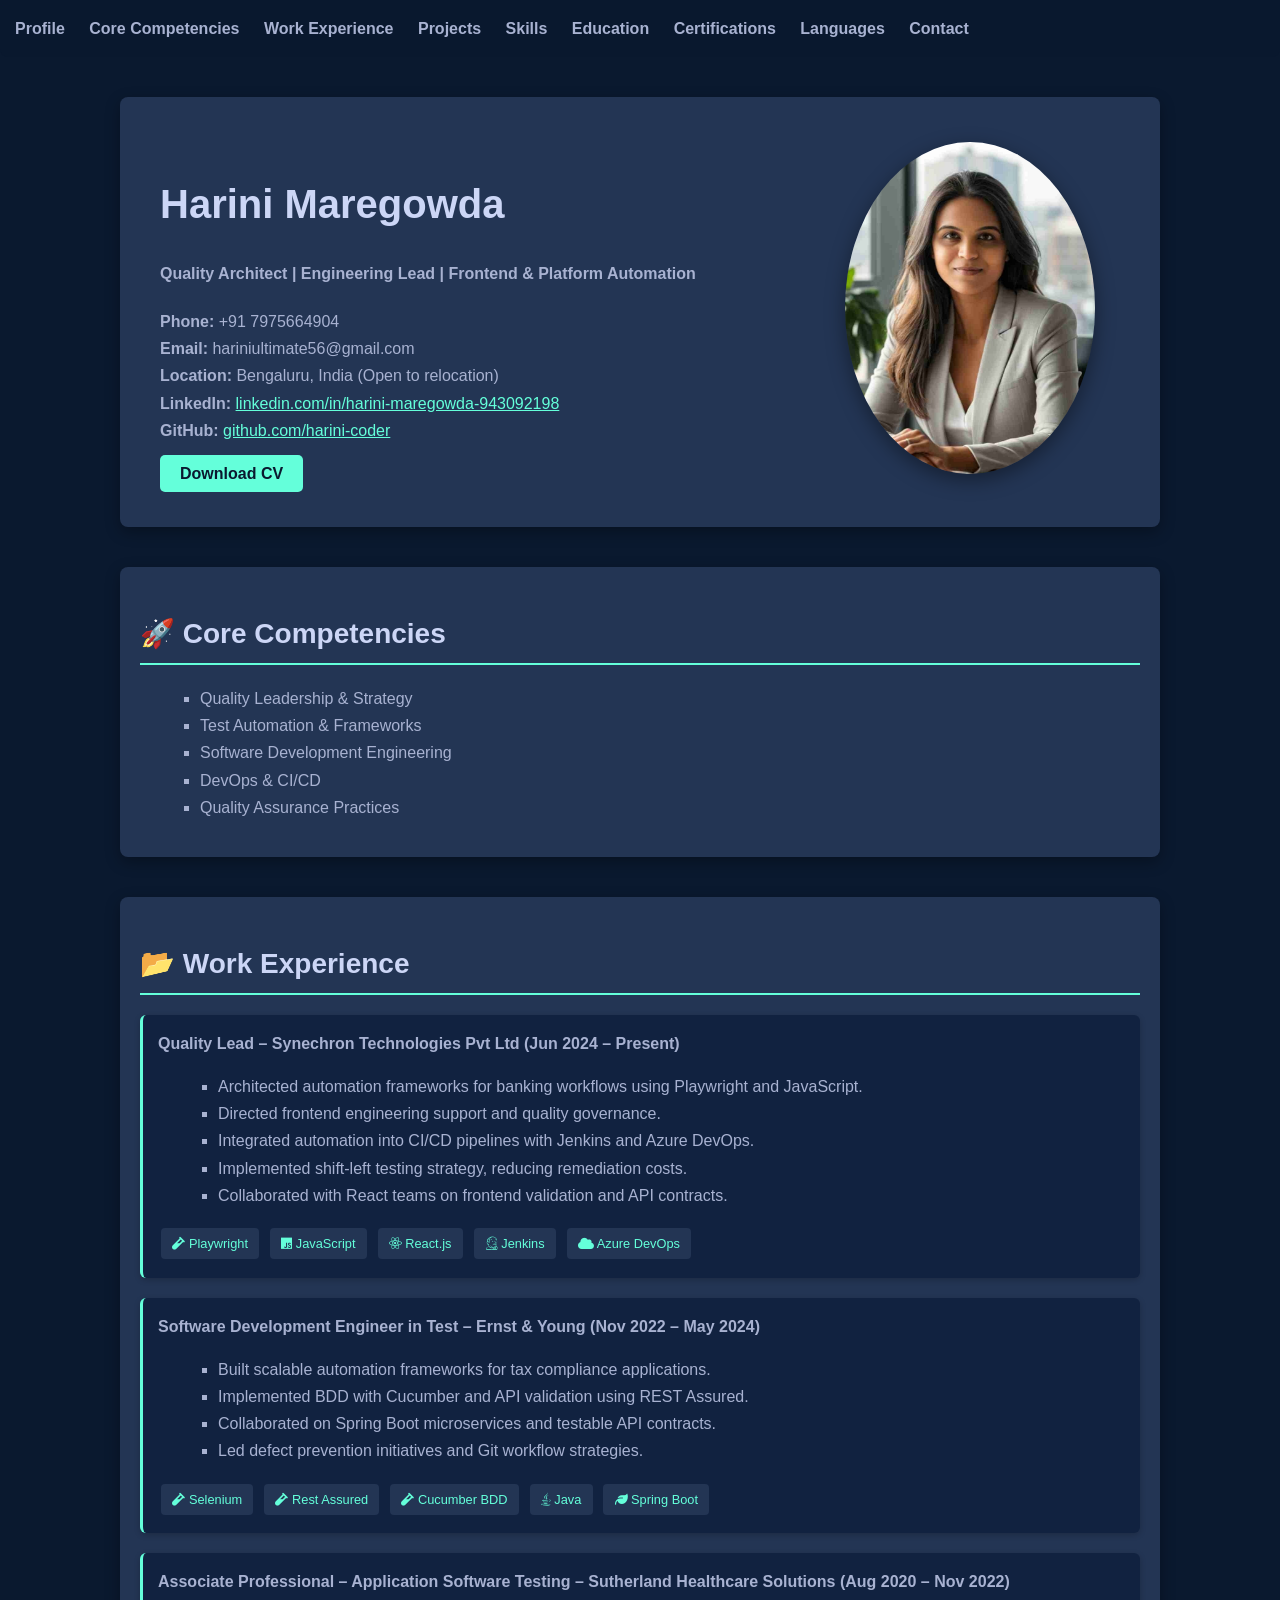
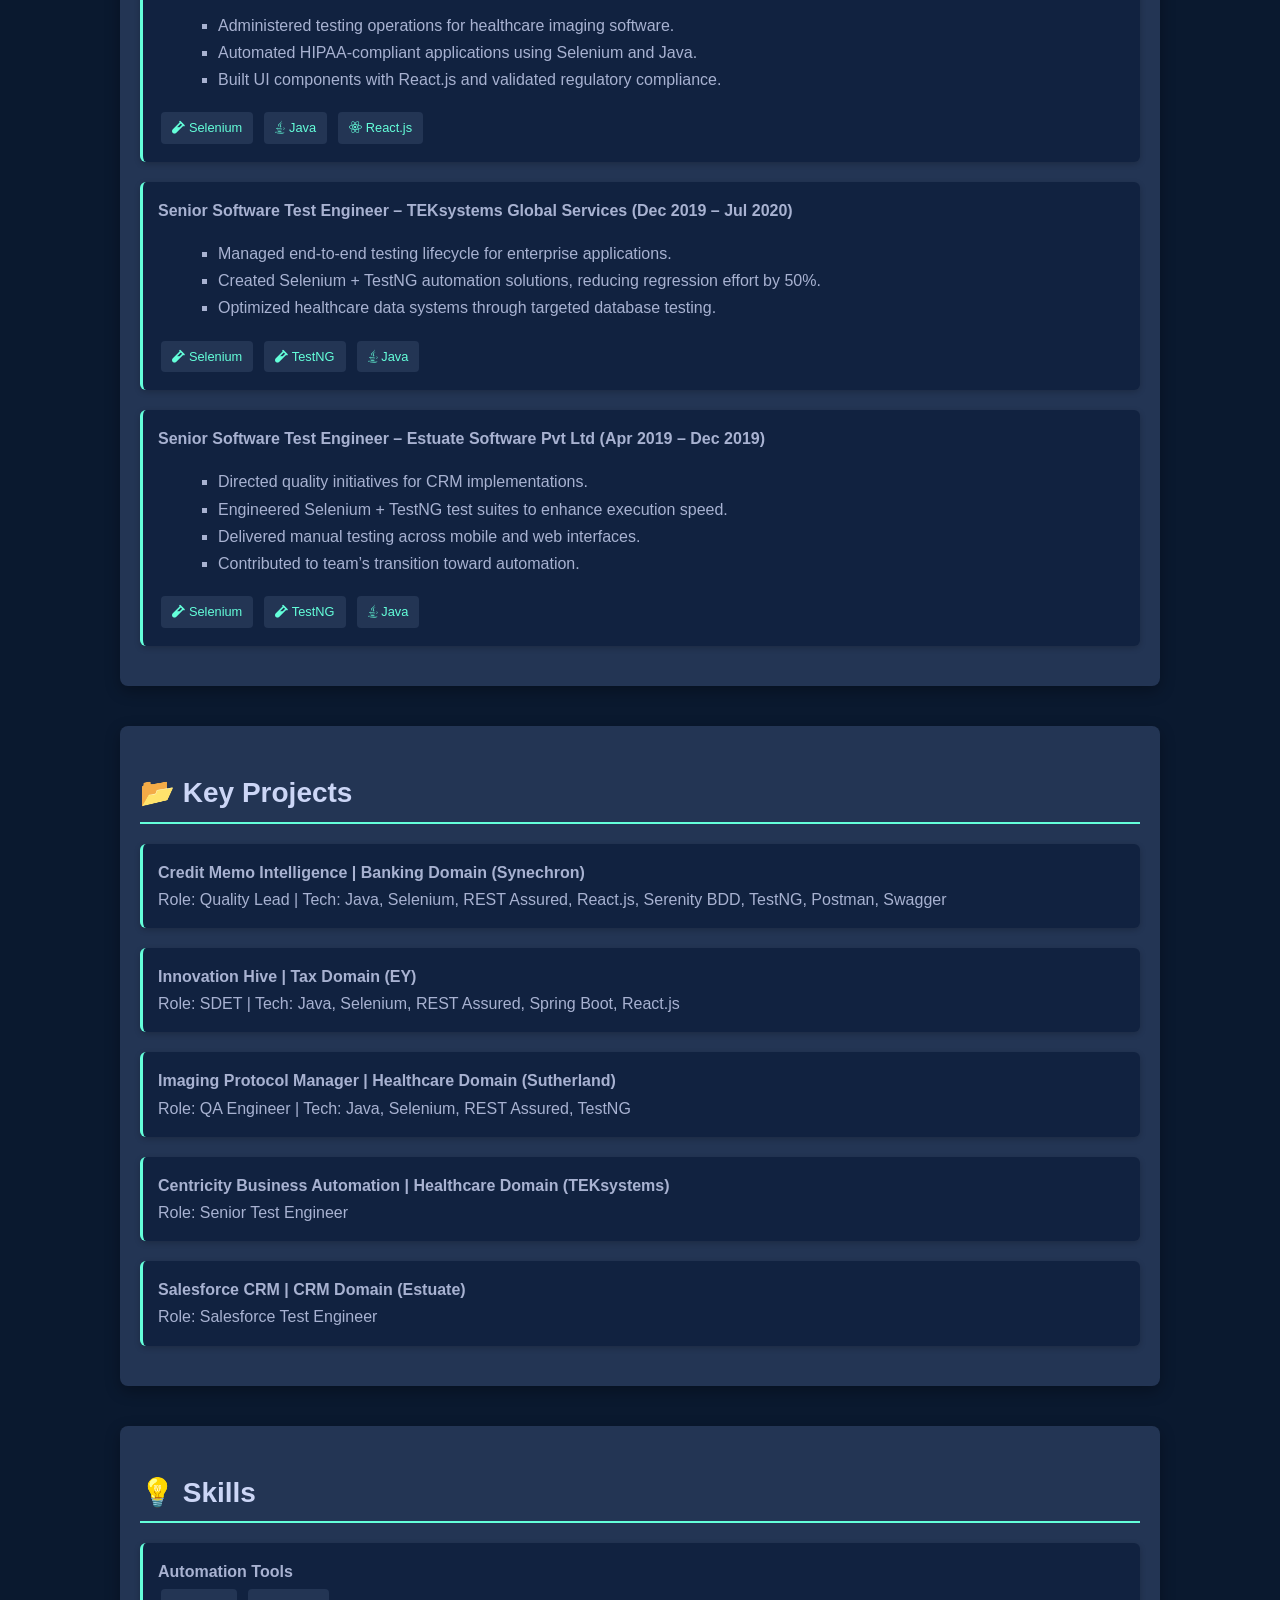
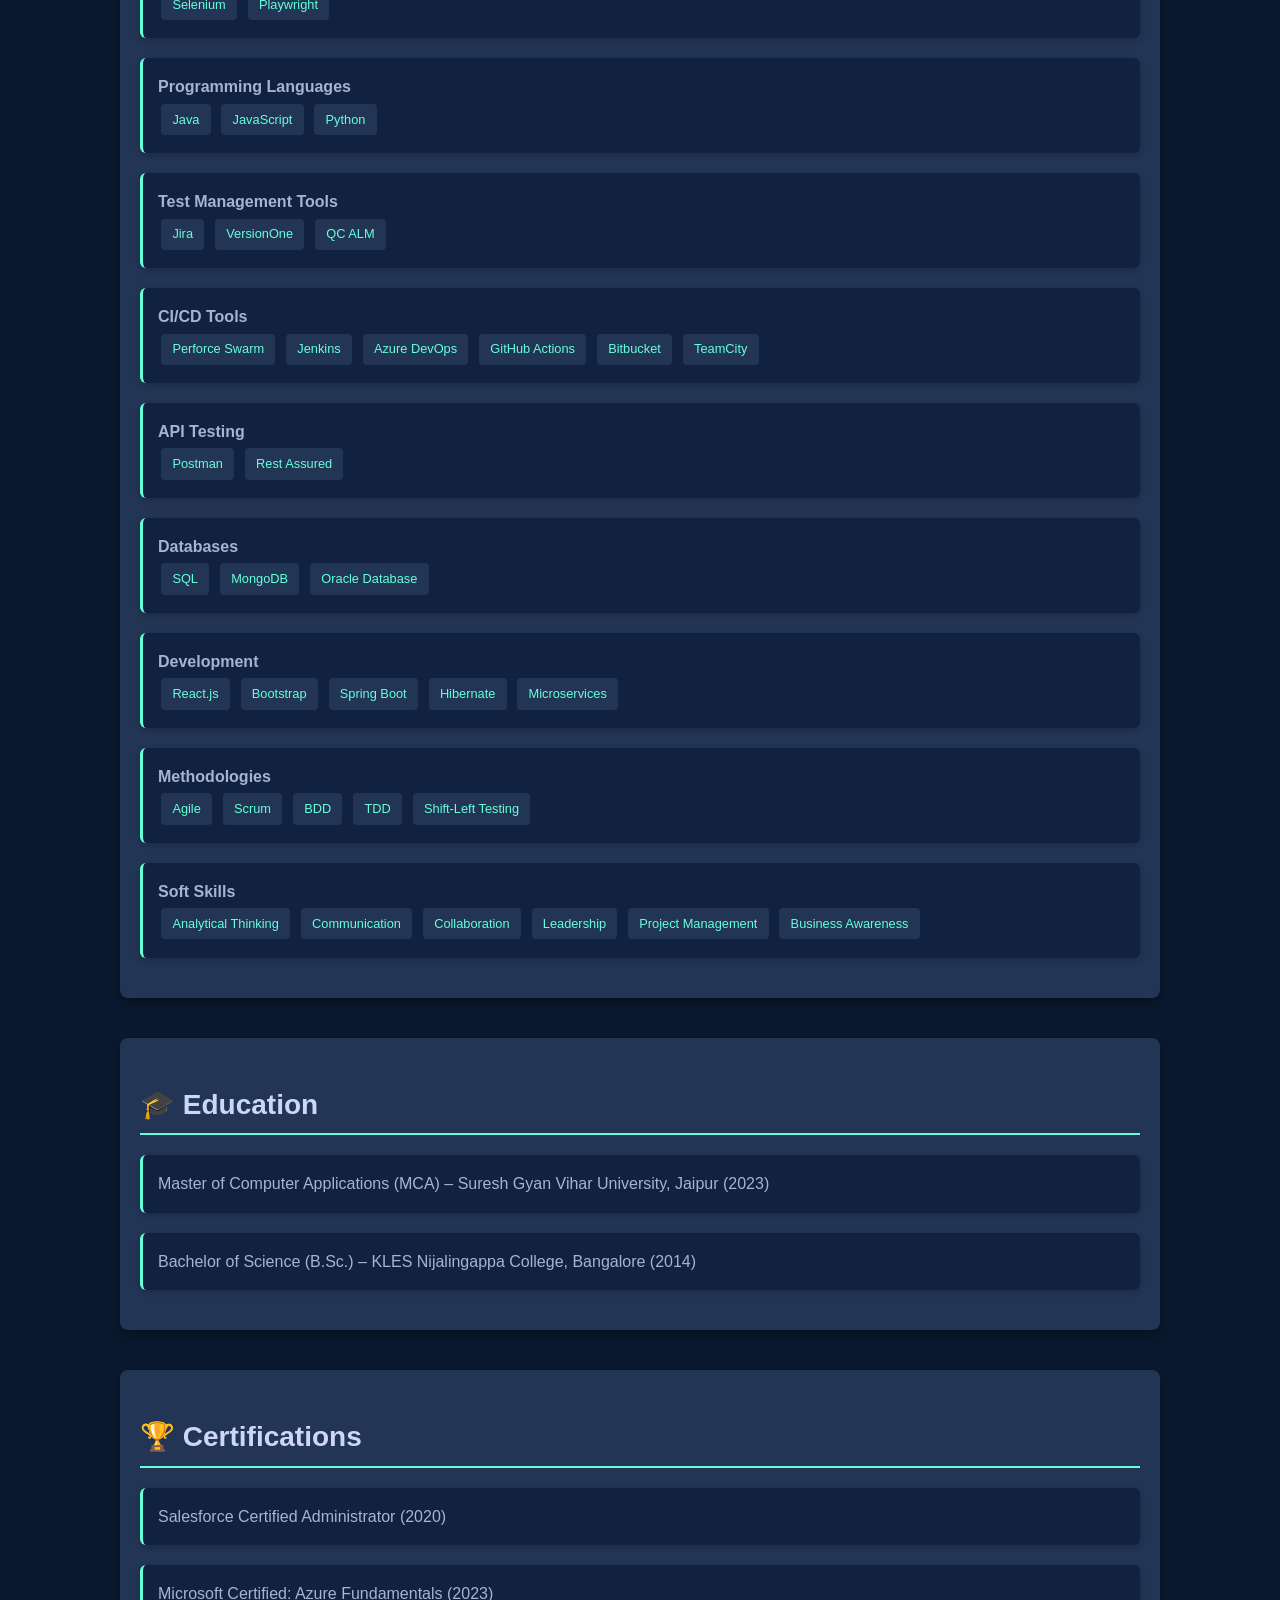
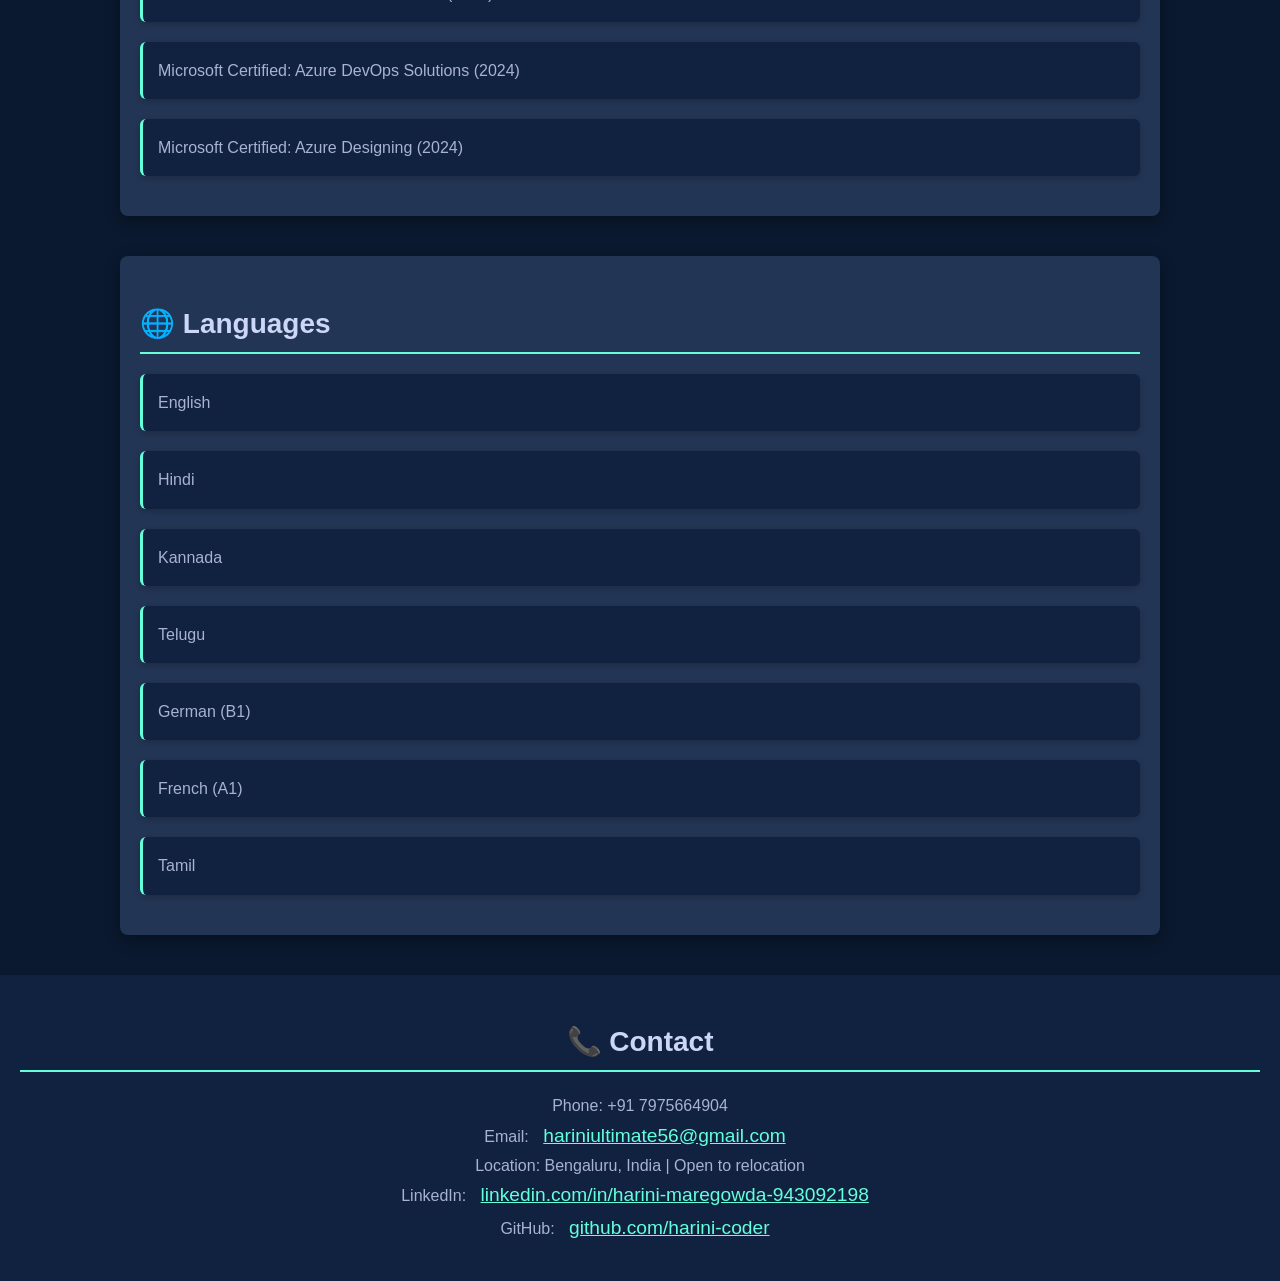
<file: index.html>
<!DOCTYPE html>
<html lang="en">
<head>
  <meta charset="UTF-8">
  <title>Portfolio – Harini Maregowda</title>
  <link rel="stylesheet" href="https://cdnjs.cloudflare.com/ajax/libs/font-awesome/6.5.0/css/all.min.css">
  <style>
  :root {
  --dark-navy: #0a192f;
  --light-navy: #112240;
  --lightest-navy: #233554;
  --slate: #a8b2d1;
  --light-slate: #ccd6f6;
  --green: #64ffda;
}
    body {
      font-family: "Segoe UI", Arial, sans-serif;
      background-color: var(--dark-navy);
      color: var(--slate);
      line-height: 1.7;
      margin: 0;
    }
    h1, h2 {
      color: var(--light-slate);
    }
    h1 { font-size: 40px; margin-bottom: 10px; }
    h2 { font-size: 28px; border-bottom: 2px solid var(--green); padding-bottom: 5px; margin-bottom: 20px; }
    nav {
      background: rgba(10,25,47,0.95);
      padding: 15px;
      position: sticky; top: 0; z-index: 1000;
      border-radius: 0 0 8px 8px;
    }
    nav a {
      color: var(--slate); margin-right: 20px; text-decoration: none; font-weight: bold; position: relative;
    }
    nav a:hover { color: var(--green); }
    nav a::after {
      content: ''; position: absolute; bottom: -5px; left: 0; width: 0; height: 2px; background: var(--green);
      transition: width 0.3s ease;
    }
    nav a:hover::after { width: 100%; }
    section {
      margin: 40px auto; padding: 20px; background: var(--lightest-navy);
      border-radius: 8px; box-shadow: 0 5px 15px rgba(0,0,0,0.3); max-width: 1000px;
    }
    ul { list-style-type: square; margin-left: 20px; }
    .card {
      background: var(--light-navy); padding: 15px; border-left: 3px solid var(--green);
      border-radius: 6px; margin-bottom: 20px; transition: transform 0.3s ease;
      box-shadow: 0 2px 6px rgba(0,0,0,0.2);
    }
    .card:hover { transform: translateY(-5px); box-shadow: 0 10px 25px rgba(0,0,0,0.4); }
    .tech-badge {
      display: inline-block; background: var(--lightest-navy); color: var(--green);
      padding: 0.3rem 0.7rem; border-radius: 4px; font-size: 0.8rem; margin: 0.2rem;
    }
    footer {
      background: var(--light-navy); color: var(--slate); text-align: center;
      padding: 20px; margin-top: 40px;
    }
    footer a { color: var(--green); margin: 0 10px; font-size: 1.2rem; }
    footer a:hover { color: var(--light-slate); }
  </style>
</head>
<body>
<nav>
  <a href="#profile">Profile</a>
  <a href="#competencies">Core Competencies</a>
  <a href="#experience">Work Experience</a>
  <a href="#projects">Projects</a>
  <a href="#skills">Skills</a>
  <a href="#education">Education</a>
  <a href="#certifications">Certifications</a>
  <a href="#languages">Languages</a>
  <a href="#contact">Contact</a>
</nav>
<!-- Profile -->
<section id="profile">
  <div style="display:flex;flex-wrap:wrap;align-items:center;justify-content:space-between;">
    <!-- Left: Text -->
    <div style="flex:1;min-width:300px;padding:20px;">
      <h1>Harini Maregowda</h1>
      <h4>Quality Architect | Engineering Lead | Frontend & Platform Automation</h4>
      <p>
        <strong>Phone:</strong> +91 7975664904<br>
        <strong>Email:</strong> hariniultimate56@gmail.com<br>
        <strong>Location:</strong> Bengaluru, India (Open to relocation)<br>
        <strong>LinkedIn:</strong> 
        <a href="https://linkedin.com/in/harini-maregowda-943092198" style="color:var(--green);">
          linkedin.com/in/harini-maregowda-943092198
        </a><br>
        <strong>GitHub:</strong> 
        <a href="https://github.com/harini-coder" style="color:var(--green);">
          github.com/harini-coder
        </a>
      </p>
      <a href="Harini_JavaFullStack.pdf" target="_blank" 
         class="btn" 
         style="background:var(--green);color:#0a192f;font-weight:bold;padding:10px 20px;border-radius:5px;text-decoration:none;">
         Download CV
      </a>
    </div>

    <!-- Right: Profile Photo -->
    <div style="flex:0 0 300px;text-align:center;padding:20px;">
      <img src="Harini_Profile.jpg" alt="Harini Maregowda" class="profile-image"
           style="max-width:250px;border-radius:50%;box-shadow:0 6px 20px rgba(0,0,0,0.4);">
    </div>
  </div>
</section>


<!-- Core Competencies -->
<section id="competencies">
  <h2>🚀 Core Competencies</h2>
  <ul>
    <li>Quality Leadership & Strategy</li>
    <li>Test Automation & Frameworks</li>
    <li>Software Development Engineering</li>
    <li>DevOps & CI/CD</li>
    <li>Quality Assurance Practices</li>
  </ul>
</section>
<!-- Work Experiences -->
<section id="experience">
  <h2>📂 Work Experience</h2>

  <!-- Synechron -->
  <div class="card">
    <strong>Quality Lead – Synechron Technologies Pvt Ltd (Jun 2024 – Present)</strong>
    <ul class="role-points">
      <li>Architected automation frameworks for banking workflows using Playwright and JavaScript.</li>
      <li>Directed frontend engineering support and quality governance.</li>
      <li>Integrated automation into CI/CD pipelines with Jenkins and Azure DevOps.</li>
      <li>Implemented shift-left testing strategy, reducing remediation costs.</li>
      <li>Collaborated with React teams on frontend validation and API contracts.</li>
    </ul>
    <div class="tech-stacks mt-3">
      <span class="tech-badge"><i class="fa-solid fa-vial"></i> Playwright</span>
      <span class="tech-badge"><i class="fa-brands fa-js"></i> JavaScript</span>
      <span class="tech-badge"><i class="fa-brands fa-react"></i> React.js</span>
      <span class="tech-badge"><i class="fa-brands fa-jenkins"></i> Jenkins</span>
      <span class="tech-badge"><i class="fa-solid fa-cloud"></i> Azure DevOps</span>
    </div>
  </div>

  <!-- Ernst & Young -->
  <div class="card">
    <strong>Software Development Engineer in Test – Ernst & Young (Nov 2022 – May 2024)</strong>
    <ul class="role-points">
      <li>Built scalable automation frameworks for tax compliance applications.</li>
      <li>Implemented BDD with Cucumber and API validation using REST Assured.</li>
      <li>Collaborated on Spring Boot microservices and testable API contracts.</li>
      <li>Led defect prevention initiatives and Git workflow strategies.</li>
    </ul>
    <div class="tech-stacks mt-3">
      <span class="tech-badge"><i class="fa-solid fa-vial"></i> Selenium</span>
      <span class="tech-badge"><i class="fa-solid fa-vial"></i> Rest Assured</span>
      <span class="tech-badge"><i class="fa-solid fa-vial"></i> Cucumber BDD</span>
      <span class="tech-badge"><i class="fa-brands fa-java"></i> Java</span>
      <span class="tech-badge"><i class="fa-solid fa-leaf"></i> Spring Boot</span>
    </div>
  </div>

  <!-- Sutherland -->
  <div class="card">
    <strong>Associate Professional – Application Software Testing – Sutherland Healthcare Solutions (Aug 2020 – Nov 2022)</strong>
    <ul class="role-points">
      <li>Administered testing operations for healthcare imaging software.</li>
      <li>Automated HIPAA-compliant applications using Selenium and Java.</li>
      <li>Built UI components with React.js and validated regulatory compliance.</li>
    </ul>
    <div class="tech-stacks mt-3">
      <span class="tech-badge"><i class="fa-solid fa-vial"></i> Selenium</span>
      <span class="tech-badge"><i class="fa-brands fa-java"></i> Java</span>
      <span class="tech-badge"><i class="fa-brands fa-react"></i> React.js</span>
    </div>
  </div>

  <!-- TEKsystems -->
  <div class="card">
    <strong>Senior Software Test Engineer – TEKsystems Global Services (Dec 2019 – Jul 2020)</strong>
    <ul class="role-points">
      <li>Managed end-to-end testing lifecycle for enterprise applications.</li>
      <li>Created Selenium + TestNG automation solutions, reducing regression effort by 50%.</li>
      <li>Optimized healthcare data systems through targeted database testing.</li>
    </ul>
    <div class="tech-stacks mt-3">
      <span class="tech-badge"><i class="fa-solid fa-vial"></i> Selenium</span>
      <span class="tech-badge"><i class="fa-solid fa-vial"></i> TestNG</span>
      <span class="tech-badge"><i class="fa-brands fa-java"></i> Java</span>
    </div>
  </div>

  <!-- Estuate -->
  <div class="card">
    <strong>Senior Software Test Engineer – Estuate Software Pvt Ltd (Apr 2019 – Dec 2019)</strong>
    <ul class="role-points">
      <li>Directed quality initiatives for CRM implementations.</li>
      <li>Engineered Selenium + TestNG test suites to enhance execution speed.</li>
      <li>Delivered manual testing across mobile and web interfaces.</li>
      <li>Contributed to team’s transition toward automation.</li>
    </ul>
    <div class="tech-stacks mt-3">
      <span class="tech-badge"><i class="fa-solid fa-vial"></i> Selenium</span>
      <span class="tech-badge"><i class="fa-solid fa-vial"></i> TestNG</span>
      <span class="tech-badge"><i class="fa-brands fa-java"></i> Java</span>
    </div>
  </div>
</section>


<!-- Projects -->
<section id="projects">
  <h2>📂 Key Projects</h2>
  <div class="card"><strong>Credit Memo Intelligence | Banking Domain (Synechron)</strong><br>Role: Quality Lead | Tech: Java, Selenium, REST Assured, React.js, Serenity BDD, TestNG, Postman, Swagger</div>
  <div class="card"><strong>Innovation Hive | Tax Domain (EY)</strong><br>Role: SDET | Tech: Java, Selenium, REST Assured, Spring Boot, React.js</div>
  <div class="card"><strong>Imaging Protocol Manager | Healthcare Domain (Sutherland)</strong><br>Role: QA Engineer | Tech: Java, Selenium, REST Assured, TestNG</div>
  <div class="card"><strong>Centricity Business Automation | Healthcare Domain (TEKsystems)</strong><br>Role: Senior Test Engineer</div>
  <div class="card"><strong>Salesforce CRM | CRM Domain (Estuate)</strong><br>Role: Salesforce Test Engineer</div>
</section>
  
<!-- skills -->
<section id="skills">
  <h2>💡 Skills</h2>

  <!-- Automation Tools -->
  <div class="card">
    <strong>Automation Tools</strong>
    <div class="tech-stacks mt-3">
      <span class="tech-badge">Selenium</span>
      <span class="tech-badge">Playwright</span>
    </div>
  </div>

  <!-- Programming Languages -->
  <div class="card">
    <strong>Programming Languages</strong>
    <div class="tech-stacks mt-3">
      <span class="tech-badge">Java</span>
      <span class="tech-badge">JavaScript</span>
      <span class="tech-badge">Python</span>
    </div>
  </div>

  <!-- Test Management -->
  <div class="card">
    <strong>Test Management Tools</strong>
    <div class="tech-stacks mt-3">
      <span class="tech-badge">Jira</span>
      <span class="tech-badge">VersionOne</span>
      <span class="tech-badge">QC ALM</span>
    </div>
  </div>

  <!-- CI/CD -->
  <div class="card">
    <strong>CI/CD Tools</strong>
    <div class="tech-stacks mt-3">
      <span class="tech-badge">Perforce Swarm</span>
      <span class="tech-badge">Jenkins</span>
      <span class="tech-badge">Azure DevOps</span>
      <span class="tech-badge">GitHub Actions</span>
      <span class="tech-badge">Bitbucket</span>
      <span class="tech-badge">TeamCity</span>
    </div>
  </div>

  <!-- API Testing -->
  <div class="card">
    <strong>API Testing</strong>
    <div class="tech-stacks mt-3">
      <span class="tech-badge">Postman</span>
      <span class="tech-badge">Rest Assured</span>
    </div>
  </div>

  <!-- Databases -->
  <div class="card">
    <strong>Databases</strong>
    <div class="tech-stacks mt-3">
      <span class="tech-badge">SQL</span>
      <span class="tech-badge">MongoDB</span>
      <span class="tech-badge">Oracle Database</span>
    </div>
  </div>

  <!-- Development -->
  <div class="card">
    <strong>Development</strong>
    <div class="tech-stacks mt-3">
      <span class="tech-badge">React.js</span>
      <span class="tech-badge">Bootstrap</span>
      <span class="tech-badge">Spring Boot</span>
      <span class="tech-badge">Hibernate</span>
      <span class="tech-badge">Microservices</span>
    </div>
  </div>

  <!-- Methodologies -->
  <div class="card">
    <strong>Methodologies</strong>
    <div class="tech-stacks mt-3">
      <span class="tech-badge">Agile</span>
      <span class="tech-badge">Scrum</span>
      <span class="tech-badge">BDD</span>
      <span class="tech-badge">TDD</span>
      <span class="tech-badge">Shift-Left Testing</span>
    </div>
  </div>

  <!-- Soft Skills -->
  <div class="card">
    <strong>Soft Skills</strong>
    <div class="tech-stacks mt-3">
      <span class="tech-badge">Analytical Thinking</span>
      <span class="tech-badge">Communication</span>
      <span class="tech-badge">Collaboration</span>
      <span class="tech-badge">Leadership</span>
      <span class="tech-badge">Project Management</span>
      <span class="tech-badge">Business Awareness</span>
    </div>
  </div>
</section>


<!-- Education -->
<section id="education">
  <h2>🎓 Education</h2>
  <div class="card">
    Master of Computer Applications (MCA) – Suresh Gyan Vihar University, Jaipur (2023)
  </div>
  <div class="card">
    Bachelor of Science (B.Sc.) – KLES Nijalingappa College, Bangalore (2014)
  </div>
</section>

<!-- Certifications -->
<section id="certifications">
  <h2>🏆 Certifications</h2>
  <div class="card">Salesforce Certified Administrator (2020)</div>
  <div class="card">Microsoft Certified: Azure Fundamentals (2023)</div>
  <div class="card">Microsoft Certified: Azure DevOps Solutions (2024)</div>
  <div class="card">Microsoft Certified: Azure Designing (2024)</div>
</section>

<!-- Languages -->
<section id="languages">
  <h2>🌐 Languages</h2>
  <div class="card">English</div>
  <div class="card">Hindi</div>
  <div class="card">Kannada</div>
  <div class="card">Telugu</div>
  <div class="card">German (B1)</div>
  <div class="card">French (A1)</div>
  <div class="card">Tamil</div>
</section>

<!-- Contact -->
<footer id="contact">
  <h2>📞 Contact</h2>
  <p>
    Phone: +91 7975664904<br>
    Email: <a href="mailto:hariniultimate56@gmail.com">hariniultimate56@gmail.com</a><br>
    Location: Bengaluru, India | Open to relocation<br>
    LinkedIn: <a href="https://linkedin.com/in/harini-maregowda-943092198">linkedin.com/in/harini-maregowda-943092198</a><br>
    GitHub: <a href="https://github.com/harini-coder">github.com/harini-coder</a>
  </p>
</footer>

</body>
</html>
</file>
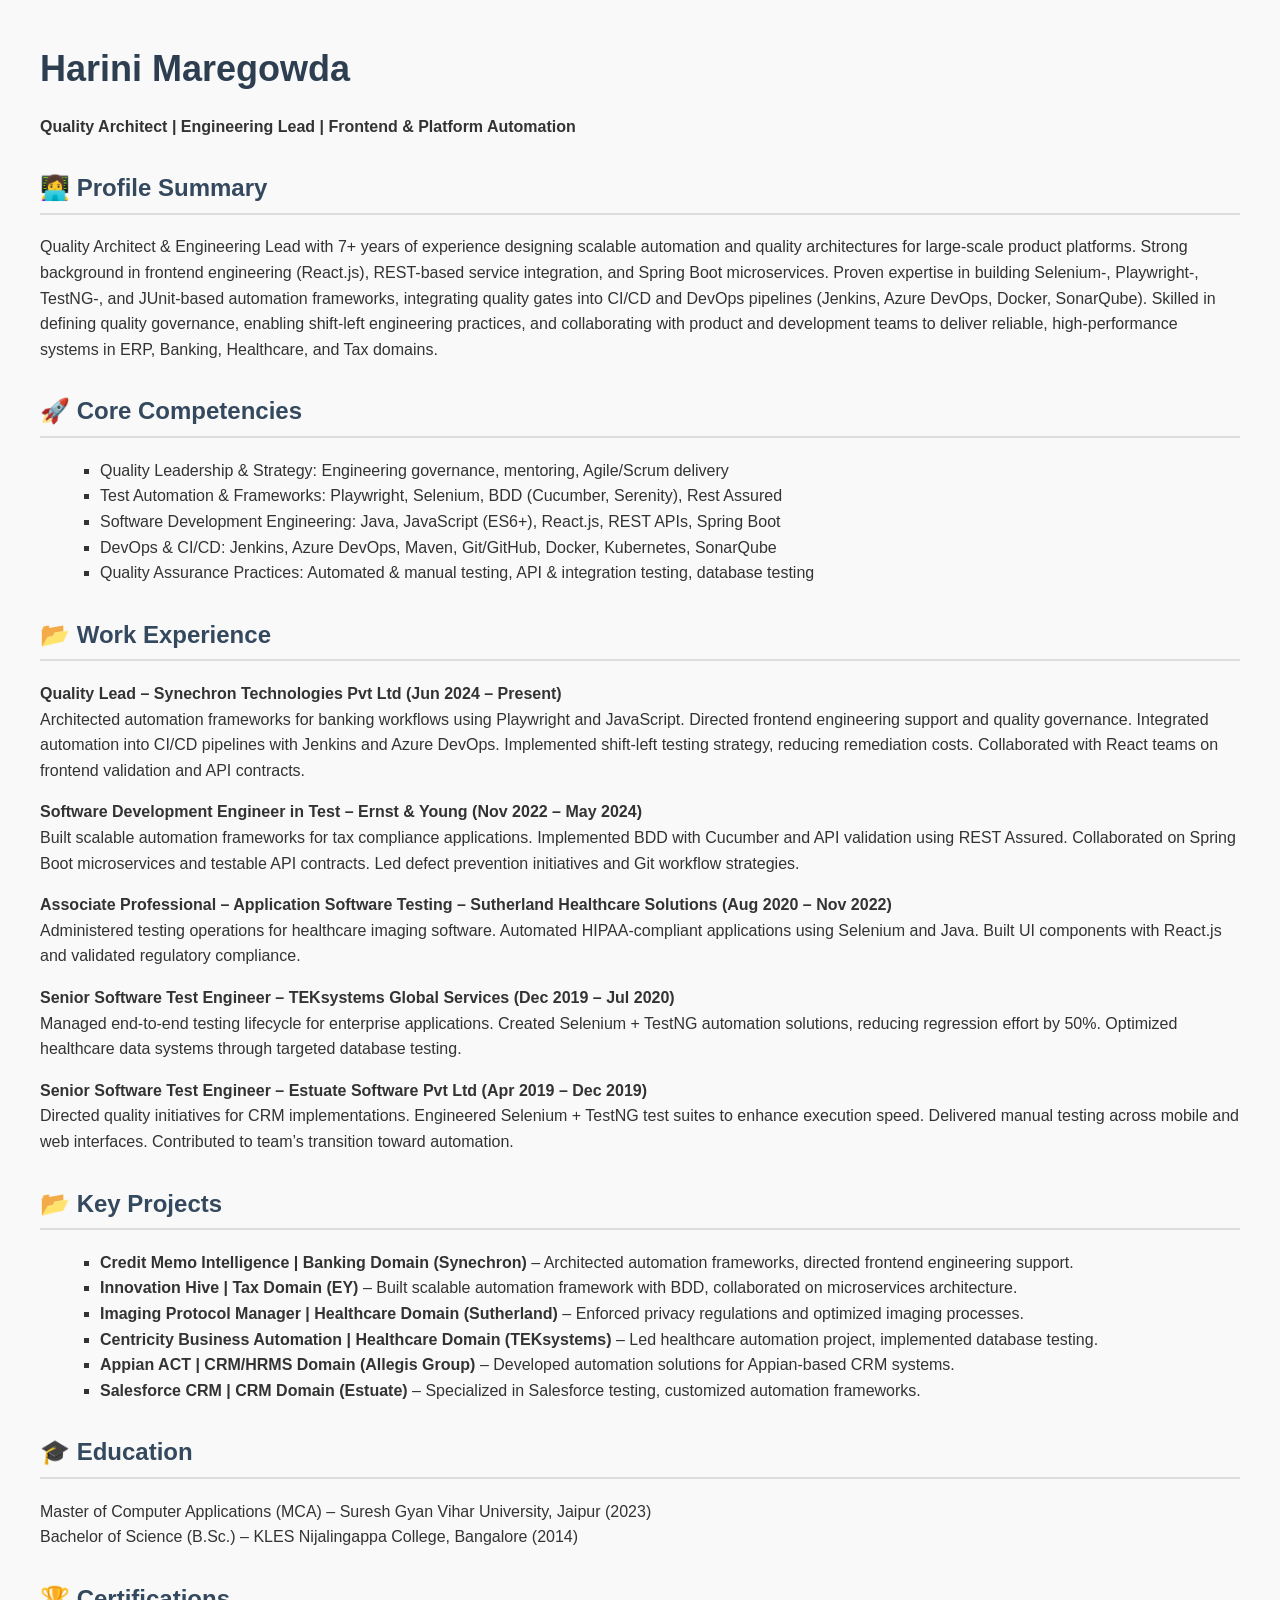
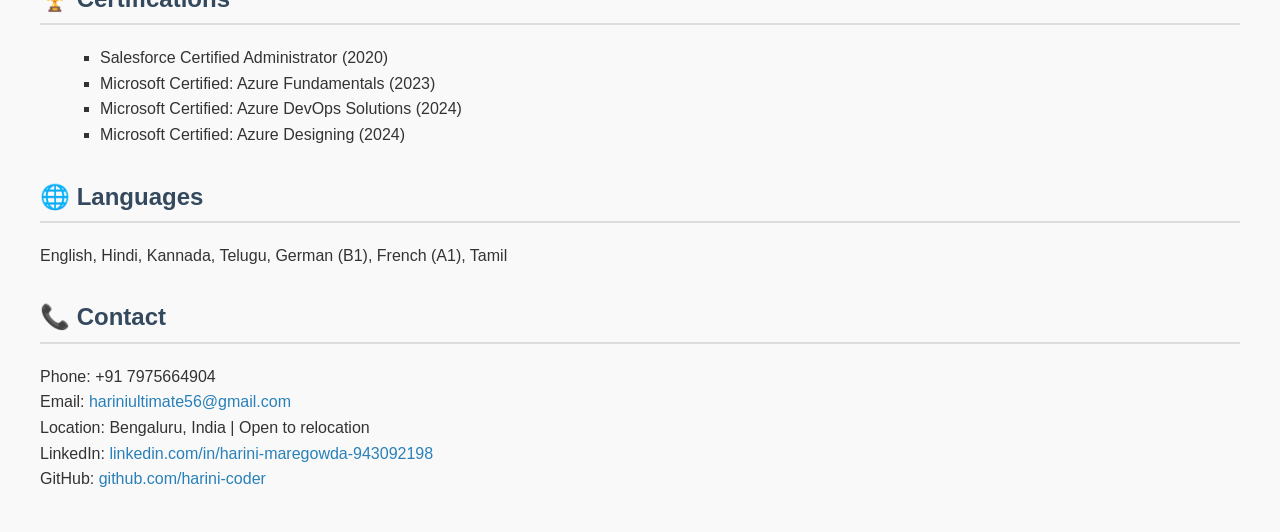
<file: portfolio_index.html>
<!DOCTYPE html>
<html lang="en">
<head>
  <meta charset="UTF-8">
  <title>Portfolio – Harini Maregowda</title>
  <style>
    body {
      font-family: Arial, sans-serif;
      margin: 40px;
      line-height: 1.6;
      background-color: #f9f9f9;
      color: #333;
    }
    h1 {
      color: #2c3e50;
      font-size: 36px;
      margin-bottom: 5px;
    }
    h2 {
      color: #34495e;
      margin-top: 30px;
      border-bottom: 2px solid #ddd;
      padding-bottom: 5px;
    }
    section {
      margin-bottom: 25px;
    }
    ul {
      list-style-type: square;
      margin-left: 20px;
    }
    .contact a {
      color: #2980b9;
      text-decoration: none;
    }
    .contact a:hover {
      text-decoration: underline;
    }
  </style>
</head>
<body>
  <h1>Harini Maregowda</h1>
  <p><strong>Quality Architect | Engineering Lead | Frontend & Platform Automation</strong></p>

  <section>
    <h2>👩‍💻 Profile Summary</h2>
    <p>Quality Architect & Engineering Lead with 7+ years of experience designing scalable automation and quality architectures for large-scale product platforms. Strong background in frontend engineering (React.js), REST-based service integration, and Spring Boot microservices. Proven expertise in building Selenium-, Playwright-, TestNG-, and JUnit-based automation frameworks, integrating quality gates into CI/CD and DevOps pipelines (Jenkins, Azure DevOps, Docker, SonarQube). Skilled in defining quality governance, enabling shift-left engineering practices, and collaborating with product and development teams to deliver reliable, high-performance systems in ERP, Banking, Healthcare, and Tax domains.</p>
  </section>

  <section>
    <h2>🚀 Core Competencies</h2>
    <ul>
      <li>Quality Leadership & Strategy: Engineering governance, mentoring, Agile/Scrum delivery</li>
      <li>Test Automation & Frameworks: Playwright, Selenium, BDD (Cucumber, Serenity), Rest Assured</li>
      <li>Software Development Engineering: Java, JavaScript (ES6+), React.js, REST APIs, Spring Boot</li>
      <li>DevOps & CI/CD: Jenkins, Azure DevOps, Maven, Git/GitHub, Docker, Kubernetes, SonarQube</li>
      <li>Quality Assurance Practices: Automated & manual testing, API & integration testing, database testing</li>
    </ul>
  </section>

  <section>
    <h2>📂 Work Experience</h2>
    <p><strong>Quality Lead – Synechron Technologies Pvt Ltd (Jun 2024 – Present)</strong><br>
    Architected automation frameworks for banking workflows using Playwright and JavaScript. Directed frontend engineering support and quality governance. Integrated automation into CI/CD pipelines with Jenkins and Azure DevOps. Implemented shift-left testing strategy, reducing remediation costs. Collaborated with React teams on frontend validation and API contracts.</p>

    <p><strong>Software Development Engineer in Test – Ernst & Young (Nov 2022 – May 2024)</strong><br>
    Built scalable automation frameworks for tax compliance applications. Implemented BDD with Cucumber and API validation using REST Assured. Collaborated on Spring Boot microservices and testable API contracts. Led defect prevention initiatives and Git workflow strategies.</p>

    <p><strong>Associate Professional – Application Software Testing – Sutherland Healthcare Solutions (Aug 2020 – Nov 2022)</strong><br>
    Administered testing operations for healthcare imaging software. Automated HIPAA-compliant applications using Selenium and Java. Built UI components with React.js and validated regulatory compliance.</p>

    <p><strong>Senior Software Test Engineer – TEKsystems Global Services (Dec 2019 – Jul 2020)</strong><br>
    Managed end-to-end testing lifecycle for enterprise applications. Created Selenium + TestNG automation solutions, reducing regression effort by 50%. Optimized healthcare data systems through targeted database testing.</p>

    <p><strong>Senior Software Test Engineer – Estuate Software Pvt Ltd (Apr 2019 – Dec 2019)</strong><br>
    Directed quality initiatives for CRM implementations. Engineered Selenium + TestNG test suites to enhance execution speed. Delivered manual testing across mobile and web interfaces. Contributed to team’s transition toward automation.</p>
  </section>

  <section>
    <h2>📂 Key Projects</h2>
    <ul>
      <li><strong>Credit Memo Intelligence | Banking Domain (Synechron)</strong> – Architected automation frameworks, directed frontend engineering support.</li>
      <li><strong>Innovation Hive | Tax Domain (EY)</strong> – Built scalable automation framework with BDD, collaborated on microservices architecture.</li>
      <li><strong>Imaging Protocol Manager | Healthcare Domain (Sutherland)</strong> – Enforced privacy regulations and optimized imaging processes.</li>
      <li><strong>Centricity Business Automation | Healthcare Domain (TEKsystems)</strong> – Led healthcare automation project, implemented database testing.</li>
      <li><strong>Appian ACT | CRM/HRMS Domain (Allegis Group)</strong> – Developed automation solutions for Appian-based CRM systems.</li>
      <li><strong>Salesforce CRM | CRM Domain (Estuate)</strong> – Specialized in Salesforce testing, customized automation frameworks.</li>
    </ul>
  </section>

  <section>
    <h2>🎓 Education</h2>
    <p>Master of Computer Applications (MCA) – Suresh Gyan Vihar University, Jaipur (2023)<br>
    Bachelor of Science (B.Sc.) – KLES Nijalingappa College, Bangalore (2014)</p>
  </section>

  <section>
    <h2>🏆 Certifications</h2>
    <ul>
      <li>Salesforce Certified Administrator (2020)</li>
      <li>Microsoft Certified: Azure Fundamentals (2023)</li>
      <li>Microsoft Certified: Azure DevOps Solutions (2024)</li>
      <li>Microsoft Certified: Azure Designing (2024)</li>
    </ul>
  </section>

  <section>
    <h2>🌐 Languages</h2>
    <p>English, Hindi, Kannada, Telugu, German (B1), French (A1), Tamil</p>
  </section>

  <section class="contact">
    <h2>📞 Contact</h2>
    <p>Phone: +91 7975664904<br>
    Email: <a href="mailto:hariniultimate56@gmail.com">hariniultimate56@gmail.com</a><br>
    Location: Bengaluru, India | Open to relocation<br>
    LinkedIn: <a href="https://linkedin.com/in/harini-maregowda-943092198">linkedin.com/in/harini-maregowda-943092198</a><br>
    GitHub: <a href="https://github.com/harini-coder">github.com/harini-coder</a></p>
  </section>
</body>
</html>
</file>
